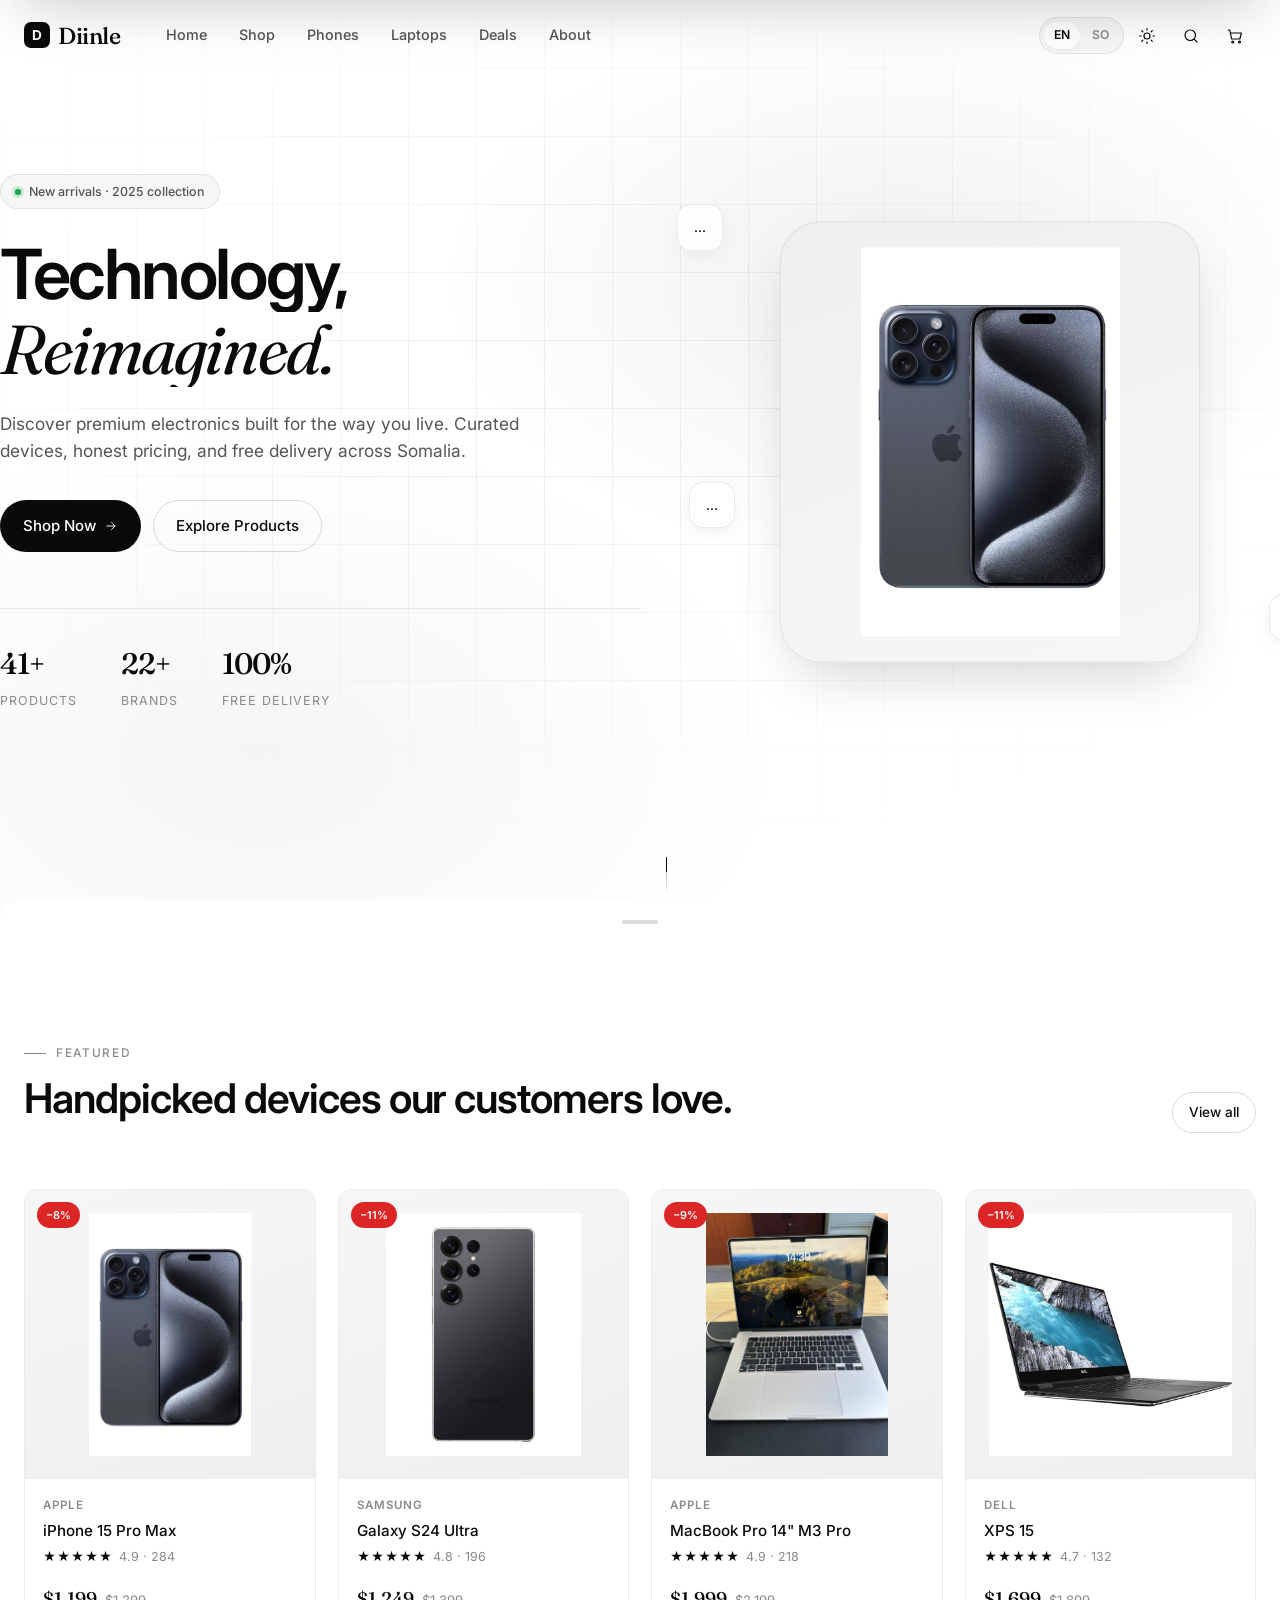
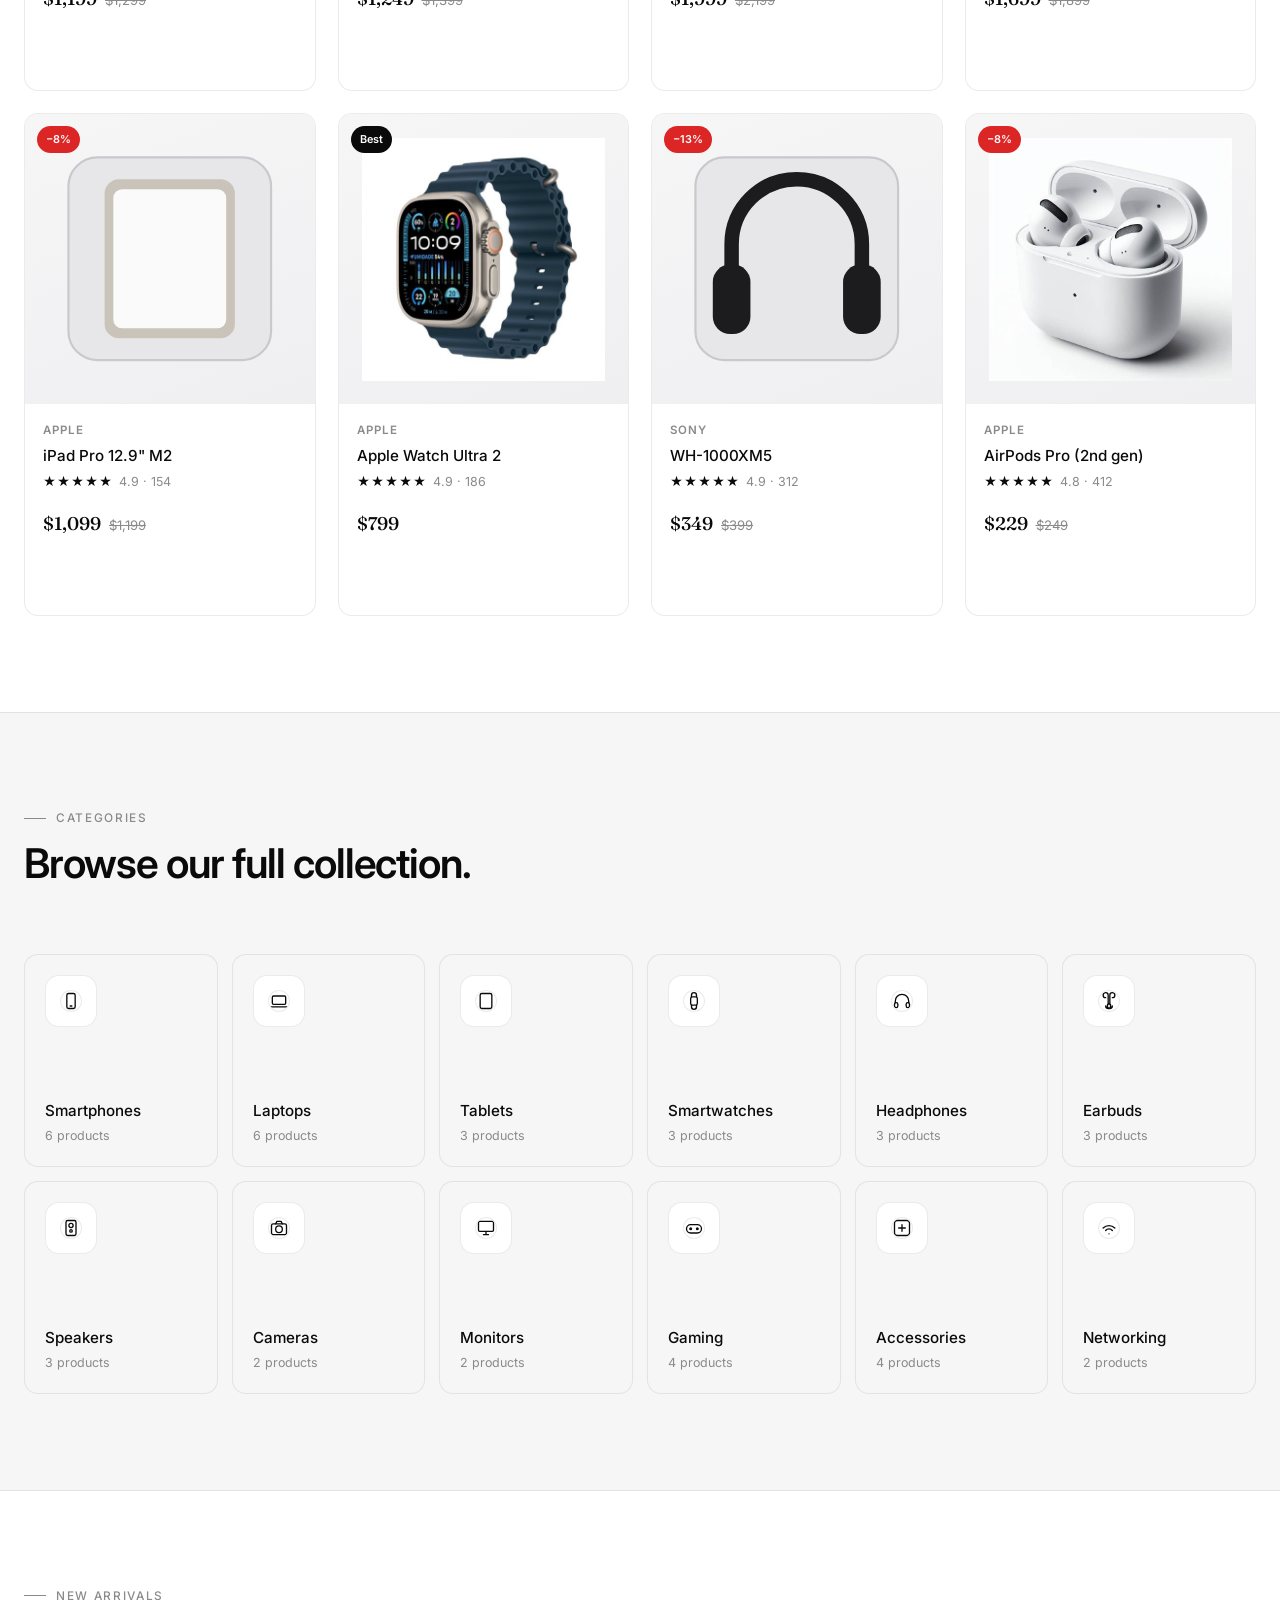
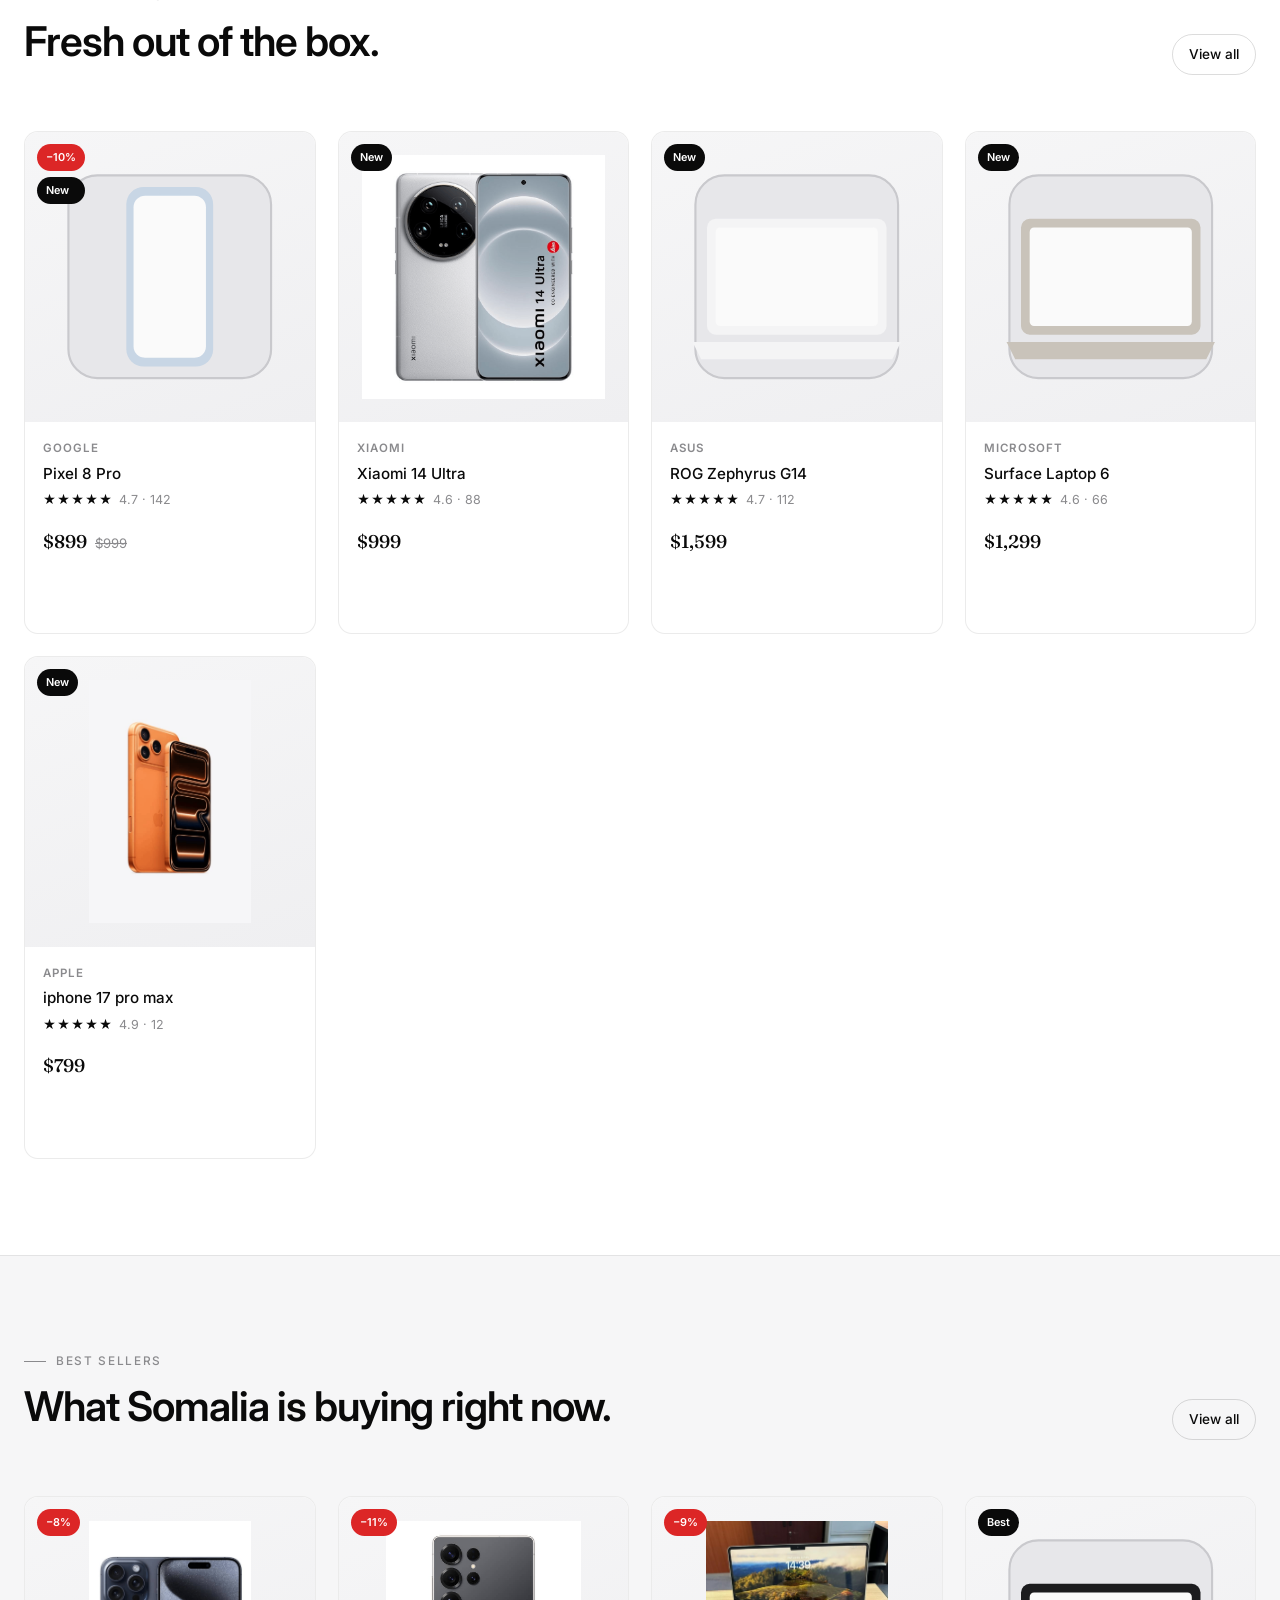
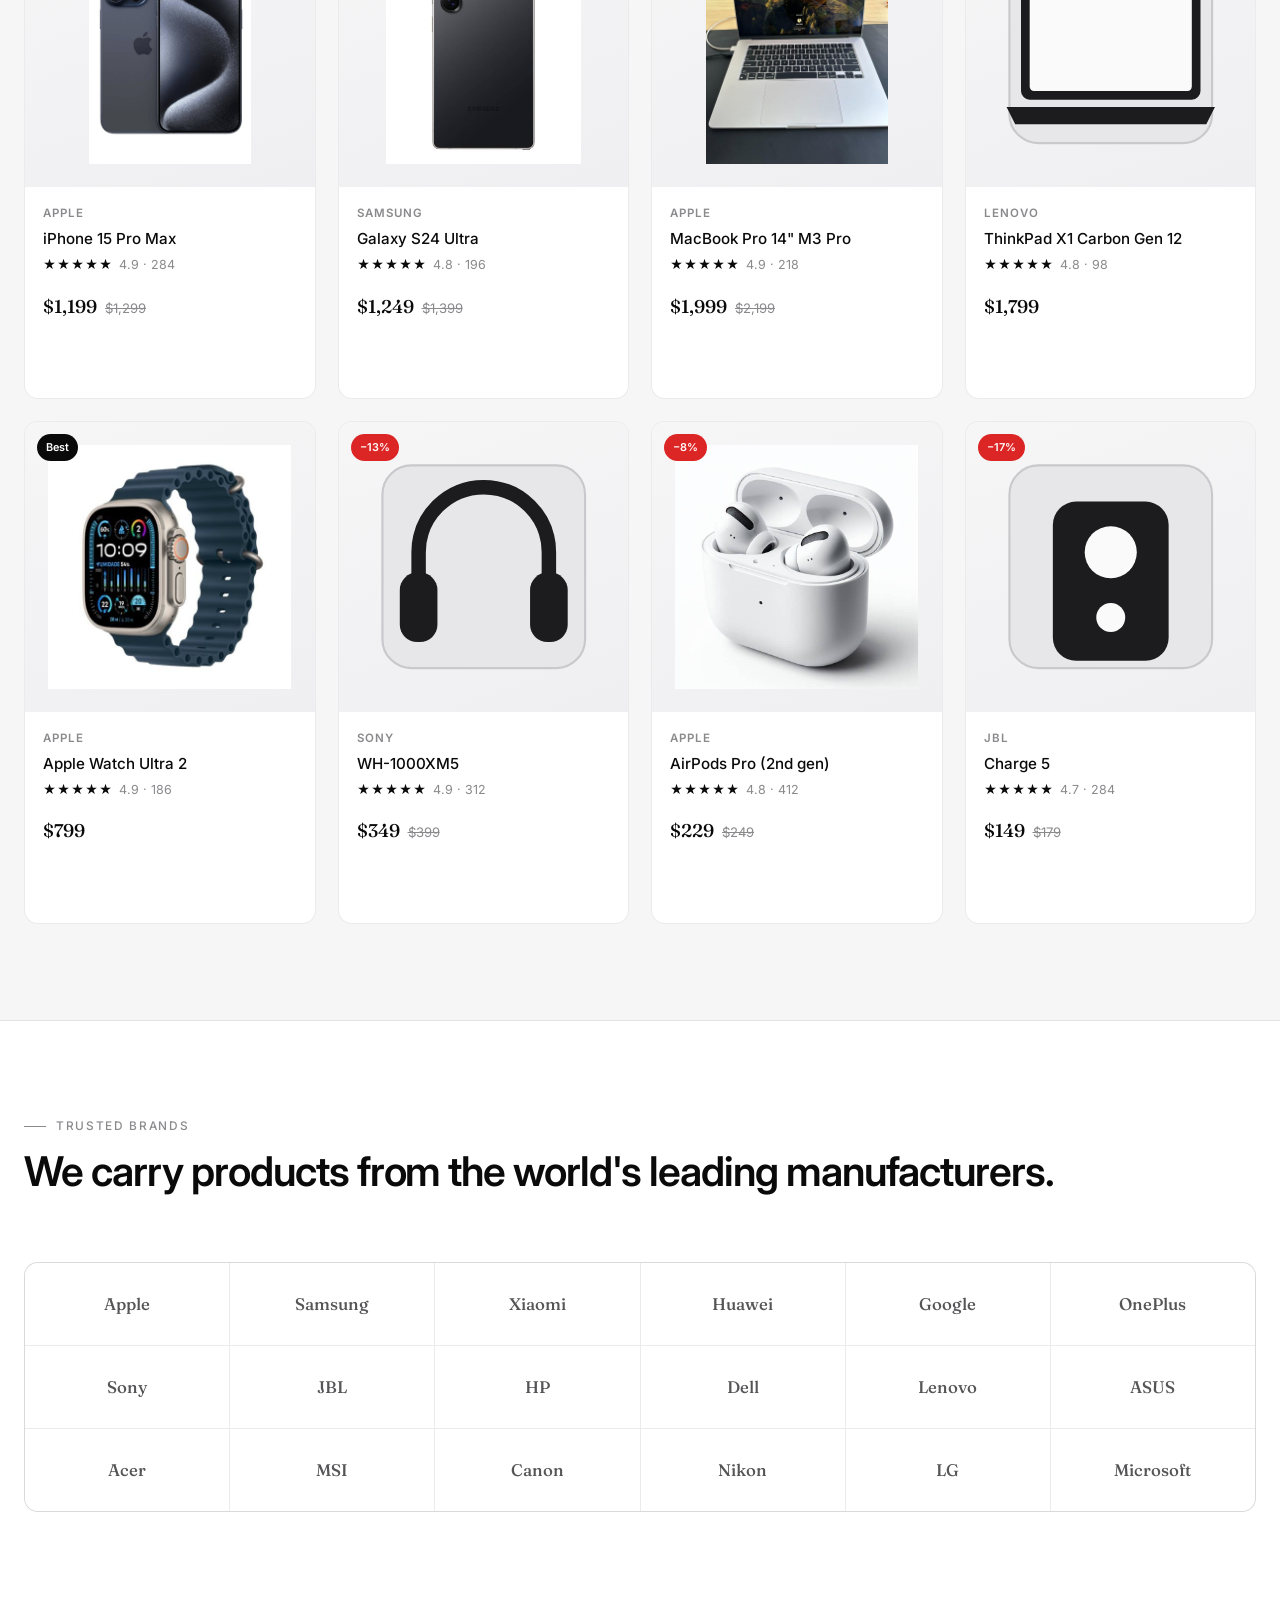
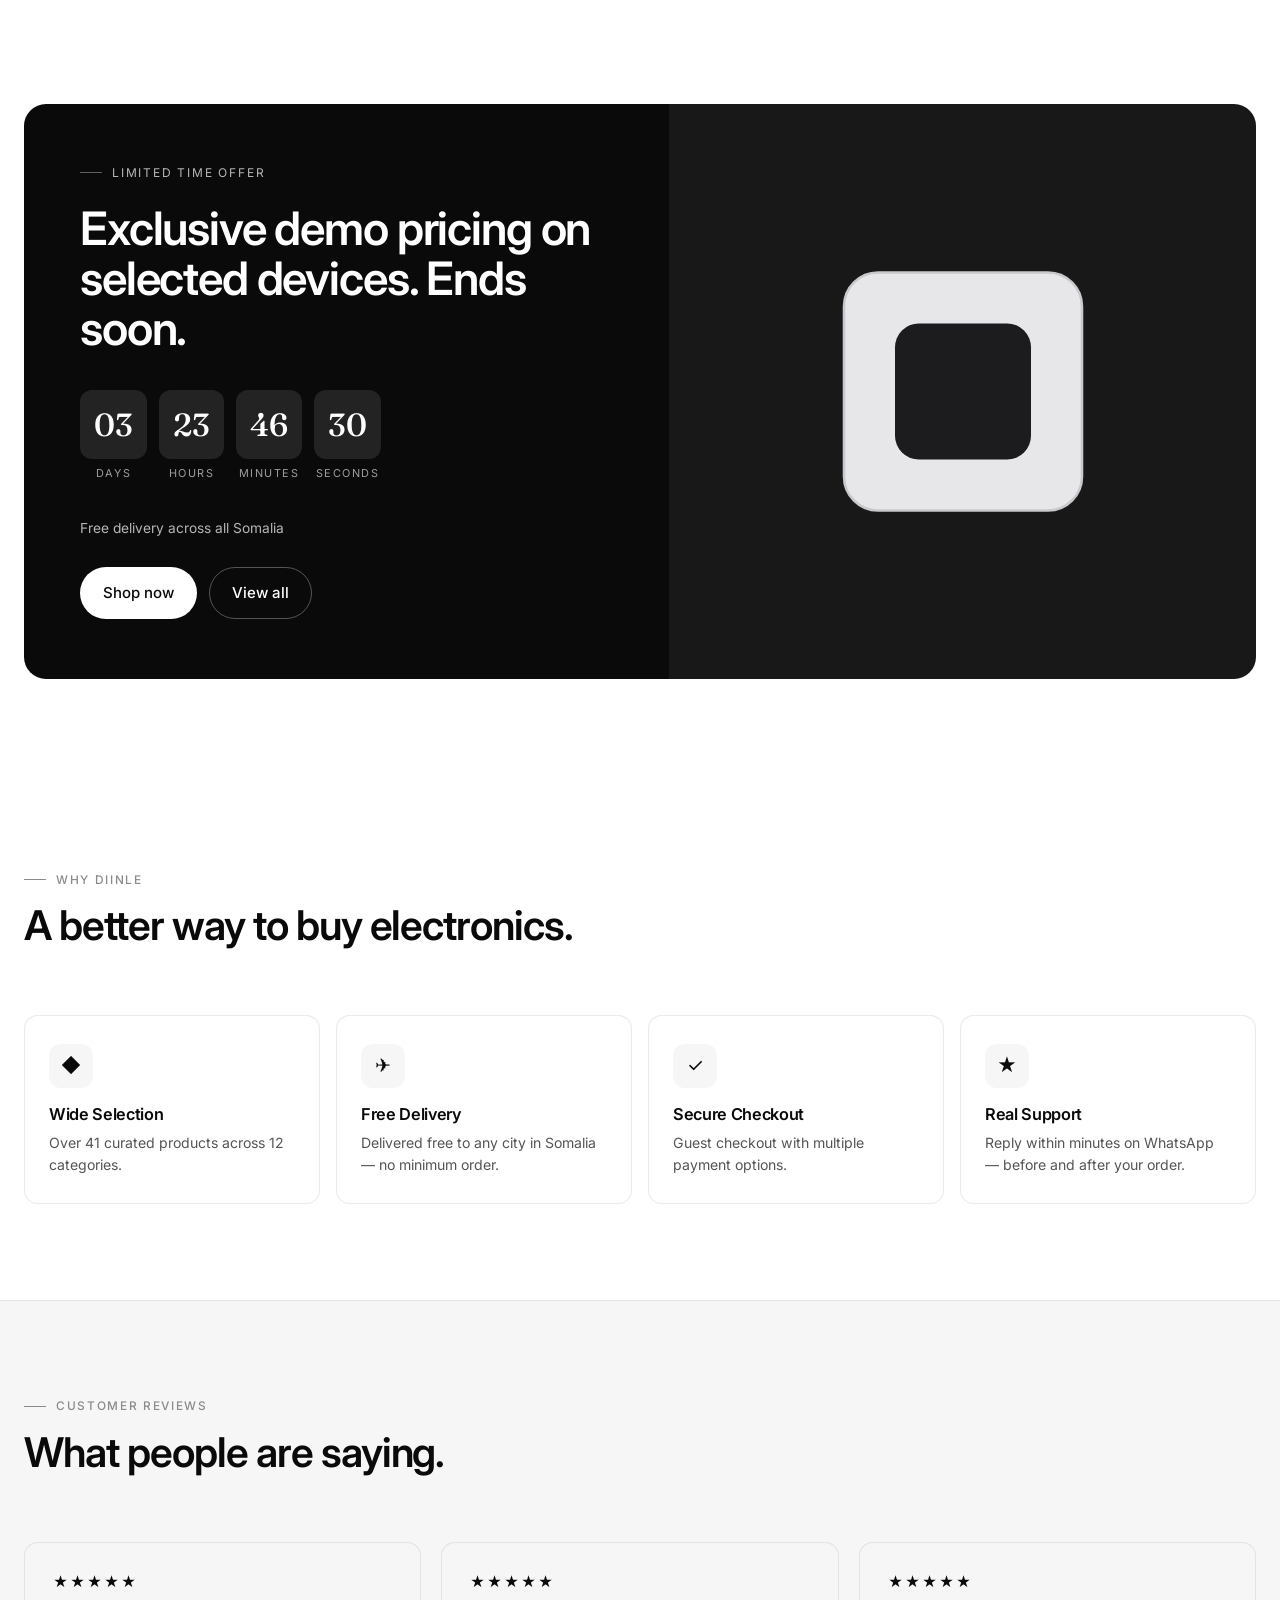
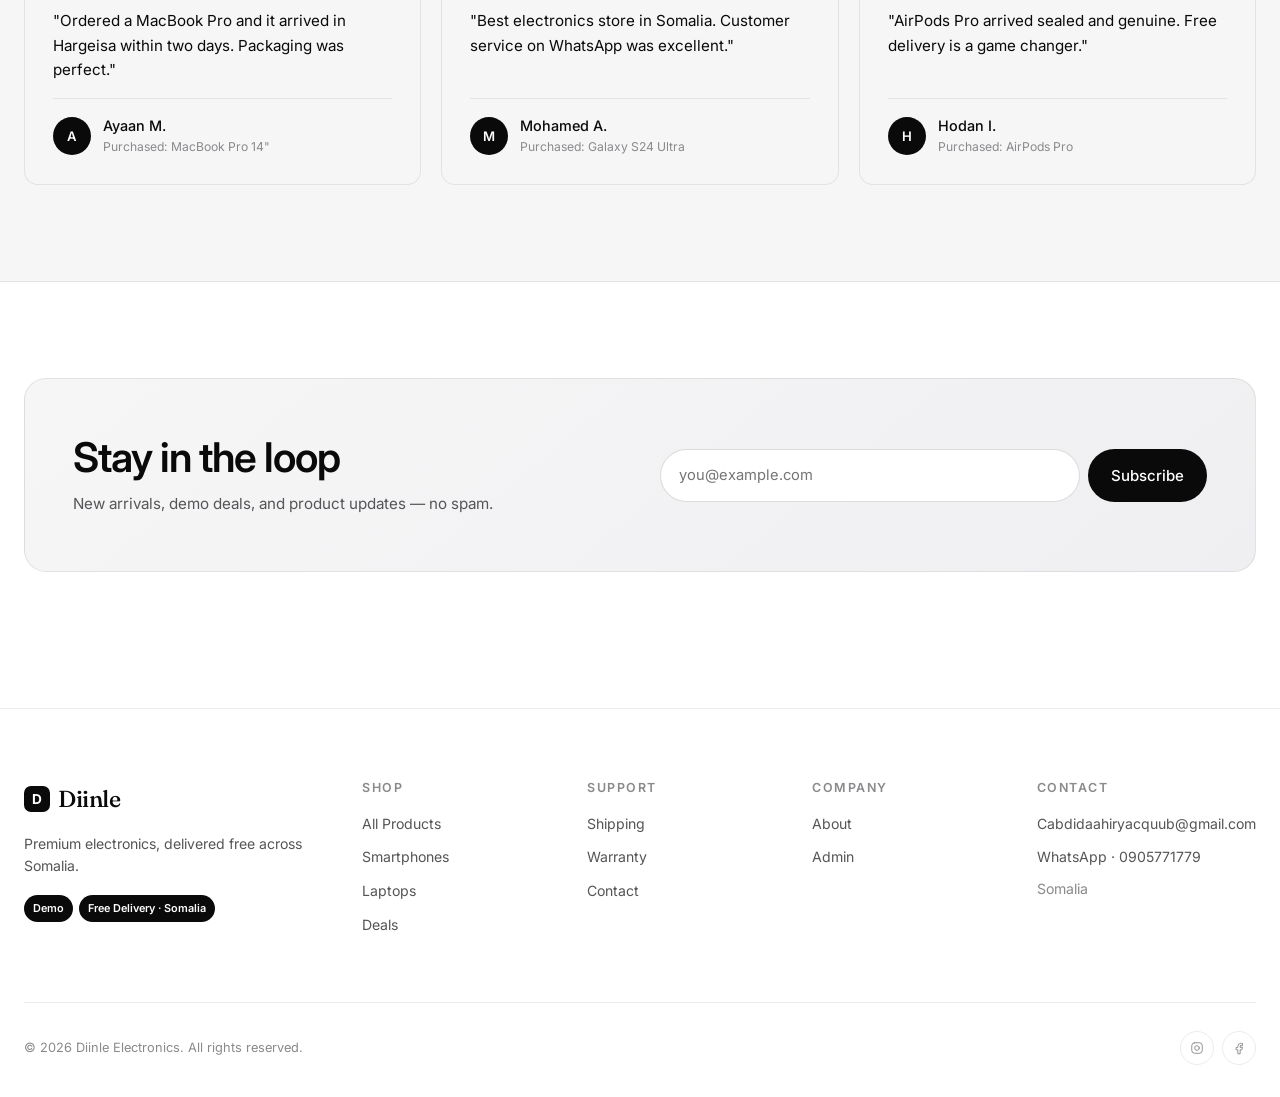
<file: index.html>
<!DOCTYPE html>
<html lang="en" data-theme="light">
<head>
<meta charset="UTF-8">
<meta name="viewport" content="width=device-width, initial-scale=1">
<title>Diinle Electronics — Premium Technology</title>
<meta name="description" content="Premium electronics with free delivery across Somalia.">
<link rel="preconnect" href="https://fonts.googleapis.com">
<link rel="preconnect" href="https://fonts.gstatic.com" crossorigin>
<link href="https://fonts.googleapis.com/css2?family=Inter:wght@300;400;500;600;700&family=Fraunces:opsz,wght@9..144,400;9..144,500&display=swap" rel="stylesheet">
<link rel="stylesheet" href="./style.css">
</head>
<body>

<!-- Loader -->
<div id="loader">
  <div class="logo-mark" style="background:var(--accent);color:var(--accent-fg);display:flex;align-items:center;justify-content:center;font-weight:700">D</div>
  <div class="bar"><span></span></div>
</div>

<!-- Nav -->
<header class="nav" id="nav">
  <div class="container nav-inner">
    <a class="logo" href="#/"><span class="logo-mark">D</span>Diinle</a>
    <nav class="nav-links">
      <a href="#/" data-nav="home">Home</a>
      <a href="#/shop" data-nav="shop">Shop</a>
      <a href="#/shop?cat=Smartphones">Phones</a>
      <a href="#/shop?cat=Laptops">Laptops</a>
      <a href="#/shop?deals=1">Deals</a>
      <a href="#/about">About</a>
    </nav>
    <div class="nav-actions">
      <div class="lang-switch">
        <button data-lang="en" class="active">EN</button>
        <button data-lang="so">SO</button>
      </div>
      <button class="btn-icon theme-toggle" id="themeToggle" aria-label="Theme">
        <svg class="icon icon-sun" viewBox="0 0 24 24"><circle cx="12" cy="12" r="4"/><path d="M12 2v2M12 20v2M4.93 4.93l1.41 1.41M17.66 17.66l1.41 1.41M2 12h2M20 12h2M4.93 19.07l1.41-1.41M17.66 6.34l1.41-1.41"/></svg>
        <svg class="icon icon-moon" viewBox="0 0 24 24"><path d="M21 12.79A9 9 0 1 1 11.21 3 7 7 0 0 0 21 12.79z"/></svg>
      </button>
      <button class="btn-icon" id="searchBtn" aria-label="Search"><svg class="icon" viewBox="0 0 24 24"><circle cx="11" cy="11" r="7"/><path d="M20 20l-3.5-3.5"/></svg></button>
      <button class="btn-icon" id="cartBtn" aria-label="Cart">
        <svg class="icon" viewBox="0 0 24 24"><path d="M3 4h2l2.5 12h11l2-8H6"/><circle cx="9" cy="20" r="1.3"/><circle cx="18" cy="20" r="1.3"/></svg>
        <span class="cart-badge" id="cartBadge">0</span>
      </button>
      <button class="btn-icon hamburger" id="hamBtn" aria-label="Menu"><span></span><span></span><span></span></button>
    </div>
  </div>
</header>

<!-- Mobile menu -->
<div class="mobile-menu" id="mobileMenu">
  <nav>
    <a href="#/">Home</a>
    <a href="#/shop">Shop All</a>
    <a href="#/shop?cat=Smartphones">Smartphones</a>
    <a href="#/shop?cat=Laptops">Laptops</a>
    <a href="#/shop?deals=1">Deals</a>
    <a href="#/about">About</a>
  </nav>
</div>

<!-- Search -->
<div class="search-modal" id="searchModal">
  <div class="container">
    <div class="search-input-wrap">
      <svg class="icon" viewBox="0 0 24 24" style="width:24px;height:24px;color:var(--fg-3)"><circle cx="11" cy="11" r="7"/><path d="M20 20l-3.5-3.5"/></svg>
      <input type="text" id="searchInput" placeholder="Search products, brands, categories…" autocomplete="off">
      <button class="btn-icon" id="searchClose"><svg class="icon" viewBox="0 0 24 24"><path d="M18 6L6 18M6 6l12 12"/></svg></button>
    </div>
    <div class="search-results" id="searchResults"></div>
  </div>
</div>
<div class="overlay" id="overlay"></div>

<!-- Cart -->
<aside class="drawer" id="cartDrawer">
  <div class="drawer-head">
    <h3 id="cartTitle">Cart</h3>
    <button class="btn-icon" id="cartClose"><svg class="icon" viewBox="0 0 24 24"><path d="M18 6L6 18M6 6l12 12"/></svg></button>
  </div>
  <div class="drawer-body" id="cartBody"></div>
  <div class="drawer-foot" id="cartFoot"></div>
</aside>

<!-- Mobile filter drawer -->
<div class="filter-drawer" id="filterDrawer">
  <div class="handle"></div>
  <div id="filterDrawerContent"></div>
</div>

<main id="app"></main>
<div id="footerMount"></div>
<div class="toasts" id="toasts"></div>

<script src="data.js"></script>
<script src="app.js"></script>
</body>
</html>
</file>
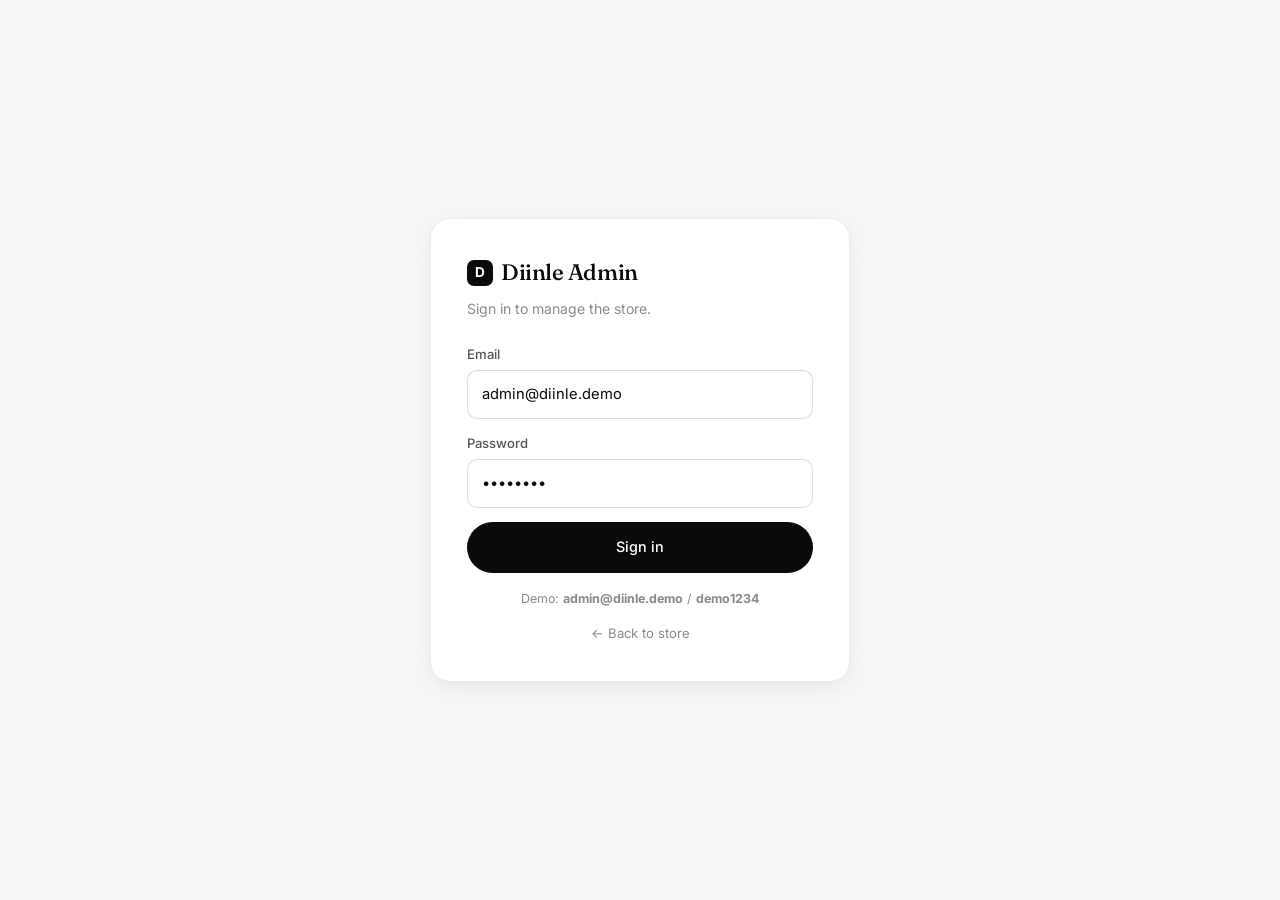
<file: admin.html>
<!DOCTYPE html>
<html lang="en" data-theme="light">
<head>
<meta charset="UTF-8">
<meta name="viewport" content="width=device-width, initial-scale=1">
<title>Diinle Admin — Dashboard</title>
<link rel="preconnect" href="https://fonts.googleapis.com">
<link rel="preconnect" href="https://fonts.gstatic.com" crossorigin>
<link href="https://fonts.googleapis.com/css2?family=Inter:wght@400;500;600;700&family=Fraunces:opsz,wght@9..144,400;9..144,500&display=swap" rel="stylesheet">
<style>
*,*::before,*::after{box-sizing:border-box;margin:0;padding:0}
:root{
  --bg:#fff;--bg-2:#f6f6f7;--bg-3:#efeff1;
  --fg:#0a0a0a;--fg-2:#555557;--fg-3:#8a8a8d;
  --border:rgba(10,10,10,.08);--border-2:rgba(10,10,10,.14);
  --accent:#0a0a0a;--accent-fg:#fff;
  --success:#16a34a;--danger:#dc2626;--warn:#d97706;--info:#3b82f6;
  --shadow-sm:0 1px 2px rgba(10,10,10,.05);
  --shadow-md:0 6px 24px -8px rgba(10,10,10,.12);
  --shadow-lg:0 24px 60px -20px rgba(10,10,10,.22);
  --radius:14px;
  --ease:cubic-bezier(.22,1,.36,1);
}
[data-theme="dark"]{
  --bg:#08080a;--bg-2:#101013;--bg-3:#18181c;
  --fg:#f4f4f5;--fg-2:#a1a1a6;--fg-3:#6e6e73;
  --border:rgba(255,255,255,.08);--border-2:rgba(255,255,255,.14);
  --accent:#f4f4f5;--accent-fg:#08080a;
  --shadow-md:0 6px 24px -8px rgba(0,0,0,.6);
  --shadow-lg:0 24px 60px -20px rgba(0,0,0,.8);
}
body{font-family:'Inter',-apple-system,sans-serif;background:var(--bg-2);color:var(--fg);line-height:1.55;-webkit-font-smoothing:antialiased;transition:background-color .4s var(--ease),color .4s var(--ease)}
button,input,select,textarea{font:inherit;color:inherit}
button{background:none;border:none;cursor:pointer}
a{color:inherit;text-decoration:none}
h1,h2,h3,h4{font-weight:600;letter-spacing:-.02em;line-height:1.15}
h1{font-size:1.6rem}
.serif{font-family:'Fraunces',Georgia,serif;font-weight:400}
.icon{width:18px;height:18px;stroke:currentColor;fill:none;stroke-width:1.7;stroke-linecap:round;stroke-linejoin:round}
.icon-sm{width:14px;height:14px}
.muted{color:var(--fg-3)}

/* Buttons */
.btn{display:inline-flex;align-items:center;justify-content:center;gap:8px;padding:11px 18px;border-radius:999px;font-weight:500;font-size:.9rem;border:1px solid transparent;cursor:pointer;transition:all .25s var(--ease);white-space:nowrap}
.btn-primary{background:var(--accent);color:var(--accent-fg)}
.btn-primary:hover{transform:translateY(-1px)}
.btn-ghost{background:transparent;color:var(--fg);border-color:var(--border-2)}
.btn-ghost:hover{background:var(--bg-2)}
.btn-sm{padding:7px 13px;font-size:.82rem}
.btn-icon{width:38px;height:38px;padding:0;border-radius:50%;display:inline-flex;align-items:center;justify-content:center;transition:background-color .2s}
.btn-icon:hover{background:var(--bg-2)}
.btn-danger{color:var(--danger);border-color:var(--danger)}
.btn-danger:hover{background:color-mix(in srgb,var(--danger) 10%,transparent)}
.btn-icon-sm{width:30px;height:30px;border-radius:8px;border:1px solid var(--border);display:inline-flex;align-items:center;justify-content:center;transition:all .2s;background:var(--bg)}
.btn-icon-sm:hover{background:var(--bg-2);border-color:var(--border-2)}

/* Login */
.login-wrap{min-height:100vh;display:flex;align-items:center;justify-content:center;padding:24px;background:var(--bg-2)}
.login-card{width:100%;max-width:420px;padding:36px;background:var(--bg);border:1px solid var(--border);border-radius:20px;box-shadow:var(--shadow-md)}
.logo{font-family:'Fraunces',serif;font-weight:500;font-size:1.4rem;letter-spacing:-.02em;display:flex;align-items:center;gap:8px;margin-bottom:8px}
.logo-mark{width:26px;height:26px;border-radius:7px;background:var(--accent);color:var(--accent-fg);display:inline-flex;align-items:center;justify-content:center;font-family:'Inter',sans-serif;font-weight:700;font-size:.85rem;letter-spacing:-.05em}

/* Fields */
.field{display:flex;flex-direction:column;gap:6px;margin-bottom:14px}
.field label{font-size:.82rem;font-weight:500;color:var(--fg-2)}
.field input,.field select,.field textarea{padding:12px 14px;border:1px solid var(--border-2);border-radius:10px;background:var(--bg);font-size:.92rem;outline:none;transition:border-color .2s;font-family:inherit}
.field input:focus,.field select:focus,.field textarea:focus{border-color:var(--fg)}
.field textarea{resize:vertical;min-height:80px}
.field input:read-only,.field input[readonly]{background:var(--bg-2);color:var(--fg-2);cursor:not-allowed}
.field-row{display:grid;grid-template-columns:1fr 1fr;gap:14px}
.field.full{grid-column:span 2}
.err{font-size:.76rem;color:var(--danger);display:none}
.field.invalid input{border-color:var(--danger)}
.field.invalid .err{display:block}
@media(max-width:520px){.field-row{grid-template-columns:1fr}.field.full{grid-column:span 1}}

/* Layout */
.admin{display:grid;grid-template-columns:240px 1fr;min-height:100vh}
@media(max-width:900px){.admin{grid-template-columns:1fr}}
.side{background:var(--bg);border-right:1px solid var(--border);padding:24px 16px;position:sticky;top:0;height:100vh;overflow-y:auto}
@media(max-width:900px){.side{position:fixed;top:0;left:0;bottom:0;width:260px;z-index:200;transform:translateX(-100%);transition:transform .4s var(--ease)}.side.open{transform:translateX(0)}}
.side .logo{margin-bottom:24px;padding:0 10px}
.nav-list{display:flex;flex-direction:column;gap:2px}
.nav-list a{display:flex;align-items:center;gap:12px;padding:10px 14px;border-radius:10px;font-size:.9rem;color:var(--fg-2);transition:all .2s;cursor:pointer}
.nav-list a:hover{background:var(--bg-2);color:var(--fg)}
.nav-list a.active{background:var(--accent);color:var(--accent-fg)}
.nav-list a .badge{margin-left:auto;font-size:.7rem;font-weight:600;padding:2px 7px;border-radius:999px;background:var(--bg-3);color:var(--fg-2)}
.nav-list a.active .badge{background:color-mix(in srgb,var(--accent-fg) 20%,transparent);color:var(--accent-fg)}

.main{padding:28px 32px;overflow-x:hidden}
@media(max-width:640px){.main{padding:20px 16px}}
.top{display:flex;justify-content:space-between;align-items:center;gap:12px;margin-bottom:24px;flex-wrap:wrap}
.top h1{font-family:'Fraunces',serif;font-weight:500}
.top .sub{font-size:.85rem;color:var(--fg-3);margin-top:2px}
.menu-btn{display:none;width:40px;height:40px;border-radius:10px;background:var(--bg);border:1px solid var(--border);align-items:center;justify-content:center}
@media(max-width:900px){.menu-btn{display:inline-flex}}
.backdrop{position:fixed;inset:0;background:rgba(0,0,0,.4);z-index:150;opacity:0;pointer-events:none;transition:opacity .3s}
.backdrop.open{opacity:1;pointer-events:auto}

/* Stats */
.stats{display:grid;grid-template-columns:repeat(4,1fr);gap:16px;margin-bottom:24px}
@media(max-width:900px){.stats{grid-template-columns:repeat(2,1fr)}}
@media(max-width:480px){.stats{grid-template-columns:1fr}}
.stat{background:var(--bg);border:1px solid var(--border);padding:20px;border-radius:var(--radius)}
.stat .lbl{font-size:.74rem;color:var(--fg-3);text-transform:uppercase;letter-spacing:.08em;margin-bottom:8px;font-weight:600}
.stat .v{font-family:'Fraunces',serif;font-size:1.7rem;font-weight:500;letter-spacing:-.03em}
.stat .delta{font-size:.76rem;margin-top:6px;color:var(--fg-3)}
.stat .delta.up{color:var(--success)}
.stat .delta.warn{color:var(--warn)}

/* Card */
.card{background:var(--bg);border:1px solid var(--border);border-radius:var(--radius);padding:24px;margin-bottom:20px}
.card-head{display:flex;justify-content:space-between;align-items:center;margin-bottom:18px;gap:12px;flex-wrap:wrap}
.card-head h3{font-size:1.05rem}

/* Chart */
.chart{display:flex;align-items:flex-end;gap:8px;height:170px;margin-top:8px}
.chart .bar{flex:1;background:linear-gradient(var(--accent),color-mix(in srgb,var(--accent) 40%,transparent));border-radius:4px 4px 0 0;position:relative;transition:all .6s var(--ease);min-height:8px}
.chart-labels{display:flex;gap:8px;margin-top:8px;font-size:.7rem;color:var(--fg-3)}
.chart-labels span{flex:1;text-align:center}

/* Table */
table{width:100%;border-collapse:collapse;font-size:.88rem}
thead{background:var(--bg-2)}
th{text-align:left;padding:13px 18px;font-weight:600;font-size:.74rem;text-transform:uppercase;letter-spacing:.06em;color:var(--fg-3)}
td{padding:13px 18px;border-top:1px solid var(--border);vertical-align:middle}
tbody tr{transition:background-color .15s}
tbody tr:hover{background:var(--bg-2)}
.table-scroll{overflow-x:auto}
.table-scroll table{min-width:640px}

/* Status pill */
.status{display:inline-flex;align-items:center;gap:6px;padding:4px 10px;border-radius:999px;font-size:.72rem;font-weight:500;white-space:nowrap}
.status.pending{background:color-mix(in srgb,var(--warn) 14%,transparent);color:var(--warn)}
.status.processing{background:color-mix(in srgb,var(--info) 14%,transparent);color:var(--info)}
.status.paid,.status.delivered{background:color-mix(in srgb,var(--success) 14%,transparent);color:var(--success)}
.status.shipped{background:color-mix(in srgb,#8b5cf6 14%,transparent);color:#8b5cf6}
.status.cancelled{background:color-mix(in srgb,var(--danger) 14%,transparent);color:var(--danger)}
.status .dot{width:6px;height:6px;border-radius:50%;background:currentColor}

/* Product cell */
.prod-cell{display:flex;align-items:center;gap:12px}
.prod-thumb{width:44px;height:44px;border-radius:10px;background:var(--bg-2);display:flex;align-items:center;justify-content:center;flex-shrink:0;overflow:hidden}
.prod-thumb svg{width:60%;height:60%}
.row-actions{display:flex;gap:6px;justify-content:flex-end}

/* Empty */
.empty{text-align:center;padding:60px 20px;color:var(--fg-3)}
.empty h3{color:var(--fg);margin-bottom:8px}

/* Toasts */
.toasts{position:fixed;bottom:24px;left:50%;transform:translateX(-50%);z-index:300;display:flex;flex-direction:column;gap:8px;align-items:center}
.toast{padding:12px 18px;border-radius:999px;background:var(--accent);color:var(--accent-fg);font-size:.85rem;font-weight:500;display:flex;align-items:center;gap:10px;box-shadow:var(--shadow-lg);animation:toastIn .4s var(--ease),toastOut .4s var(--ease) 2.6s forwards}
@keyframes toastIn{from{opacity:0;transform:translateY(24px)}to{opacity:1;transform:none}}
@keyframes toastOut{to{opacity:0;transform:translateY(24px)}}

/* Filter bar */
.filter-bar{display:flex;gap:10px;flex-wrap:wrap;margin-bottom:16px;align-items:center}
.filter-bar input,.filter-bar select{padding:9px 14px;border:1px solid var(--border-2);border-radius:10px;background:var(--bg);font-size:.86rem;outline:none;min-width:0}
.filter-bar input:focus,.filter-bar select:focus{border-color:var(--fg)}
.filter-bar input{flex:1;min-width:180px}

/* Order tabs */
.order-tabs{display:flex;gap:6px;flex-wrap:wrap;margin-bottom:18px;padding-bottom:14px;border-bottom:1px solid var(--border)}
.order-tab{padding:8px 14px;border-radius:999px;font-size:.82rem;font-weight:500;color:var(--fg-2);background:var(--bg-2);border:1px solid transparent;transition:all .2s;cursor:pointer;display:inline-flex;align-items:center;gap:8px;white-space:nowrap}
.order-tab:hover{background:var(--bg-3);color:var(--fg)}
.order-tab.active{background:var(--accent);color:var(--accent-fg);border-color:var(--accent)}
.order-tab .cnt{font-size:.72rem;font-weight:600;padding:1px 7px;border-radius:999px;background:color-mix(in srgb,var(--fg) 8%,transparent);color:var(--fg-2)}
.order-tab.active .cnt{background:color-mix(in srgb,var(--accent-fg) 20%,transparent);color:var(--accent-fg)}
.order-tab.tab-pending.active{background:var(--warn);border-color:var(--warn);color:#fff}
.order-tab.tab-processing.active{background:var(--info);border-color:var(--info);color:#fff}
.order-tab.tab-paid.active,.order-tab.tab-delivered.active{background:var(--success);border-color:var(--success);color:#fff}
.order-tab.tab-shipped.active{background:#8b5cf6;border-color:#8b5cf6;color:#fff}
.order-tab.tab-cancelled.active{background:var(--danger);border-color:var(--danger);color:#fff}

/* Modal */
.modal-bg{position:fixed;inset:0;background:rgba(0,0,0,.5);backdrop-filter:blur(6px);-webkit-backdrop-filter:blur(6px);z-index:400;opacity:0;pointer-events:none;transition:opacity .3s var(--ease)}
.modal-bg.open{opacity:1;pointer-events:auto}
.modal{position:fixed;top:50%;left:50%;transform:translate(-50%,-50%) scale(.95);z-index:401;background:var(--bg);border:1px solid var(--border);border-radius:18px;width:min(640px,94vw);max-height:90vh;overflow-y:auto;opacity:0;pointer-events:none;transition:all .35s var(--ease);box-shadow:var(--shadow-lg)}
.modal.open{opacity:1;pointer-events:auto;transform:translate(-50%,-50%) scale(1)}
.modal-head{padding:20px 24px;border-bottom:1px solid var(--border);display:flex;justify-content:space-between;align-items:center;position:sticky;top:0;background:var(--bg);z-index:1}
.modal-head h3{font-size:1.1rem}
.modal-body{padding:24px}
.modal-foot{padding:16px 24px;border-top:1px solid var(--border);display:flex;gap:10px;justify-content:flex-end;position:sticky;bottom:0;background:var(--bg)}
.check-row{display:flex;gap:18px;flex-wrap:wrap;padding-top:6px}
.check-row label{display:flex;align-items:center;gap:8px;font-size:.88rem;cursor:pointer;color:var(--fg-2)}
.check-row input{width:16px;height:16px;accent-color:var(--accent)}

/* Order detail drawer */
.drawer{position:fixed;top:0;right:0;bottom:0;width:min(480px,100%);background:var(--bg);border-left:1px solid var(--border);z-index:210;transform:translateX(100%);transition:transform .5s var(--ease);display:flex;flex-direction:column}
.drawer.open{transform:translateX(0)}
.drawer-head{padding:20px 24px;display:flex;justify-content:space-between;align-items:center;border-bottom:1px solid var(--border)}
.drawer-body{flex:1;overflow-y:auto;padding:20px 24px}
.detail-row{display:flex;justify-content:space-between;padding:9px 0;border-bottom:1px solid var(--border);font-size:.88rem;gap:16px}
.detail-row:last-child{border:none}
.detail-row .k{color:var(--fg-3)}
.detail-row .v{font-weight:500;text-align:right}
.backdrop-modal{position:fixed;inset:0;background:rgba(0,0,0,.4);z-index:205;opacity:0;pointer-events:none;transition:opacity .3s}
.backdrop-modal.open{opacity:1;pointer-events:auto}

/* Settings section */
.settings-section{padding:20px 0;border-bottom:1px solid var(--border)}
.settings-section:last-child{border-bottom:none}
.settings-section h4{font-size:.85rem;text-transform:uppercase;letter-spacing:.08em;color:var(--fg-3);font-weight:600;margin-bottom:14px}
.settings-actions{display:flex;gap:10px;flex-wrap:wrap;padding-top:20px;border-top:1px solid var(--border);margin-top:8px;justify-content:flex-end}
</style>
</head>
<body>
<div id="app"></div>
<div class="toasts" id="toasts"></div>
<script src="admin.js"></script>
</body>
</html>
</file>
<file: style.css>
*,*::before,*::after{box-sizing:border-box;margin:0;padding:0}
html{scroll-behavior:smooth;-webkit-text-size-adjust:100%}
@media(prefers-reduced-motion:reduce){html{scroll-behavior:auto}}
:root{
  --bg:#fff;--bg-2:#f6f6f7;--bg-3:#efeff1;
  --fg:#0a0a0a;--fg-2:#555557;--fg-3:#8a8a8d;
  --border:rgba(10,10,10,.08);--border-2:rgba(10,10,10,.14);
  --accent:#0a0a0a;--accent-fg:#fff;
  --success:#16a34a;--danger:#dc2626;--warn:#d97706;
  --shadow-sm:0 1px 2px rgba(10,10,10,.05);
  --shadow-md:0 6px 24px -8px rgba(10,10,10,.12);
  --shadow-lg:0 24px 60px -20px rgba(10,10,10,.22);
  --radius:14px;--radius-lg:22px;--nav-h:72px;--container:1320px;
  --ease:cubic-bezier(.22,1,.36,1);--ease-2:cubic-bezier(.65,0,.35,1);
}
[data-theme="dark"]{
  --bg:#08080a;--bg-2:#101013;--bg-3:#18181c;
  --fg:#f4f4f5;--fg-2:#a1a1a6;--fg-3:#6e6e73;
  --border:rgba(255,255,255,.08);--border-2:rgba(255,255,255,.14);
  --accent:#f4f4f5;--accent-fg:#08080a;
  --shadow-md:0 6px 24px -8px rgba(0,0,0,.6);
  --shadow-lg:0 24px 60px -20px rgba(0,0,0,.8);
}
body{font-family:'Inter',-apple-system,sans-serif;background:var(--bg);color:var(--fg);line-height:1.55;-webkit-font-smoothing:antialiased;overflow-x:hidden;transition:background-color .4s var(--ease),color .4s var(--ease)}
img,svg{display:block;max-width:100%}
button,input,select,textarea{font:inherit;color:inherit}
button{background:none;border:none;cursor:pointer}
a{color:inherit;text-decoration:none}
ul{list-style:none}
h1,h2,h3,h4{font-weight:600;letter-spacing:-.02em;line-height:1.08}
h1{font-size:clamp(2.4rem,5.4vw,5rem);letter-spacing:-.035em}
h2{font-size:clamp(1.8rem,3.2vw,2.8rem);letter-spacing:-.025em}
p{color:var(--fg-2)}
.serif{font-family:'Fraunces',Georgia,serif;font-weight:400}
.container{width:100%;max-width:var(--container);margin:0 auto;padding:0 24px}
@media(max-width:640px){.container{padding:0 18px}}

.btn{display:inline-flex;align-items:center;justify-content:center;gap:8px;padding:13px 22px;border-radius:999px;font-weight:500;font-size:.94rem;border:1px solid transparent;cursor:pointer;transition:all .3s var(--ease);white-space:nowrap;user-select:none}
.btn:active{transform:scale(.97)}
.btn-primary{background:var(--accent);color:var(--accent-fg)}
.btn-primary:hover{transform:translateY(-2px);box-shadow:0 10px 30px -10px rgba(0,0,0,.4)}
.btn-ghost{background:transparent;color:var(--fg);border-color:var(--border-2)}
.btn-ghost:hover{background:var(--bg-2);border-color:var(--fg-3)}
.btn-sm{padding:9px 16px;font-size:.85rem}
.btn-icon{width:42px;height:42px;padding:0;border-radius:50%;display:inline-flex;align-items:center;justify-content:center;transition:all .25s var(--ease)}
.btn-icon:hover{background:var(--bg-2)}
.icon{width:18px;height:18px;stroke:currentColor;fill:none;stroke-width:1.6;stroke-linecap:round;stroke-linejoin:round}
.icon-sm{width:14px;height:14px}

.nav{position:fixed;top:0;left:0;right:0;z-index:100;height:var(--nav-h);display:flex;align-items:center;transition:all .4s var(--ease);border-bottom:1px solid transparent}
.nav.scrolled{background:color-mix(in srgb,var(--bg) 78%,transparent);backdrop-filter:saturate(180%) blur(20px);-webkit-backdrop-filter:saturate(180%) blur(20px);border-bottom-color:var(--border)}
.nav-inner{display:flex;align-items:center;gap:32px;width:100%}
.logo{font-family:'Fraunces',serif;font-weight:500;font-size:1.45rem;letter-spacing:-.02em;display:flex;align-items:center;gap:8px;white-space:nowrap}
.logo-mark{width:26px;height:26px;border-radius:7px;background:var(--accent);color:var(--accent-fg);display:inline-flex;align-items:center;justify-content:center;font-family:'Inter',sans-serif;font-weight:700;font-size:.85rem;letter-spacing:-.05em}
.nav-links{display:flex;gap:4px;align-items:center}
.nav-links a{padding:8px 14px;border-radius:999px;font-size:.9rem;font-weight:500;color:var(--fg-2);transition:all .2s}
.nav-links a:hover,.nav-links a.active{color:var(--fg);background:var(--bg-2)}
.nav-actions{display:flex;align-items:center;gap:2px;margin-left:auto}
.nav-actions .btn-icon{position:relative}
.cart-badge{position:absolute;top:2px;right:2px;min-width:18px;height:18px;background:var(--accent);color:var(--accent-fg);border-radius:999px;font-size:.65rem;font-weight:600;display:flex;align-items:center;justify-content:center;padding:0 5px;transform:scale(0);transition:transform .35s var(--ease)}
.cart-badge.show{transform:scale(1)}
.cart-badge.bump{animation:bump .4s var(--ease)}
@keyframes bump{50%{transform:scale(1.35)}}
.hamburger{display:none;width:42px;height:42px;border-radius:50%;align-items:center;justify-content:center;flex-direction:column;gap:5px}
.hamburger span{display:block;width:18px;height:1.5px;background:var(--fg);transition:all .35s var(--ease)}
.hamburger.open span:nth-child(1){transform:translateY(6.5px) rotate(45deg)}
.hamburger.open span:nth-child(2){opacity:0}
.hamburger.open span:nth-child(3){transform:translateY(-6.5px) rotate(-45deg)}
@media(max-width:960px){.nav-links{display:none}.hamburger{display:flex}}

.lang-switch{display:flex;gap:2px;padding:4px;border-radius:999px;background:var(--bg-2);border:1px solid var(--border)}
.lang-switch button{padding:4px 10px;border-radius:999px;font-size:.76rem;font-weight:600;color:var(--fg-3);transition:all .2s}
.lang-switch button.active{background:var(--bg);color:var(--fg);box-shadow:var(--shadow-sm)}

.theme-toggle .icon-sun,.theme-toggle .icon-moon{position:absolute;transition:transform .55s var(--ease),opacity .35s var(--ease)}
.theme-toggle .icon-moon{transform:rotate(-90deg) scale(.4);opacity:0}
[data-theme="dark"] .theme-toggle .icon-sun{transform:rotate(90deg) scale(.4);opacity:0}
[data-theme="dark"] .theme-toggle .icon-moon{transform:rotate(0) scale(1);opacity:1}

.mobile-menu{position:fixed;inset:0;z-index:99;background:var(--bg);padding:calc(var(--nav-h) + 24px) 24px 24px;transform:translateY(-100%);opacity:0;pointer-events:none;transition:all .55s var(--ease)}
.mobile-menu.open{transform:translateY(0);opacity:1;pointer-events:auto}
.mobile-menu nav{display:flex;flex-direction:column;gap:4px}
.mobile-menu nav a{font-family:'Fraunces',serif;font-size:clamp(2rem,7vw,3rem);font-weight:400;letter-spacing:-.03em;padding:12px 0;border-bottom:1px solid var(--border);opacity:0;transform:translateY(20px);transition:all .5s var(--ease);color:var(--fg)}
.mobile-menu.open nav a{opacity:1;transform:translateY(0)}
.mobile-menu.open nav a:nth-child(1){transition-delay:.15s}
.mobile-menu.open nav a:nth-child(2){transition-delay:.20s}
.mobile-menu.open nav a:nth-child(3){transition-delay:.25s}
.mobile-menu.open nav a:nth-child(4){transition-delay:.30s}
.mobile-menu.open nav a:nth-child(5){transition-delay:.35s}
.mobile-menu.open nav a:nth-child(6){transition-delay:.40s}

.hero{position:relative;min-height:100vh;padding-top:var(--nav-h);overflow:hidden;display:flex;align-items:center}
.hero-bg{position:absolute;inset:0;z-index:0;background:radial-gradient(ellipse 60% 50% at 70% 30%,color-mix(in srgb,var(--fg) 6%,transparent),transparent 60%),radial-gradient(ellipse 70% 60% at 20% 80%,color-mix(in srgb,var(--fg) 4%,transparent),transparent 60%)}
.hero-grid{position:absolute;inset:0;z-index:0;background-image:linear-gradient(var(--border) 1px,transparent 1px),linear-gradient(90deg,var(--border) 1px,transparent 1px);background-size:68px 68px;mask-image:radial-gradient(ellipse 90% 70% at 50% 40%,#000 20%,transparent 75%);-webkit-mask-image:radial-gradient(ellipse 90% 70% at 50% 40%,#000 20%,transparent 75%);opacity:.7}
.hero-inner{position:relative;z-index:2;width:100%;display:grid;grid-template-columns:1.05fr .95fr;gap:60px;align-items:center;padding:40px 0 80px}
.hero-eyebrow{display:inline-flex;align-items:center;gap:8px;padding:7px 14px;border-radius:999px;background:var(--bg-2);border:1px solid var(--border);font-size:.78rem;font-weight:500;color:var(--fg-2);margin-bottom:28px}
.hero-eyebrow .dot{width:6px;height:6px;border-radius:50%;background:var(--success);box-shadow:0 0 0 3px color-mix(in srgb,var(--success) 20%,transparent);animation:pulse 2s infinite}
@keyframes pulse{50%{box-shadow:0 0 0 6px color-mix(in srgb,var(--success) 5%,transparent)}}
.hero h1{margin-bottom:24px}
.hero h1 .line{display:block;overflow:hidden}
.hero h1 .line>span{display:inline-block;transform:translateY(110%);opacity:0;animation:rise 1s var(--ease) forwards}
.hero h1 .line:nth-child(1)>span{animation-delay:.15s}
.hero h1 .line:nth-child(2)>span{animation-delay:.28s}
@keyframes rise{to{transform:translateY(0);opacity:1}}
.hero-sub{font-size:1.08rem;max-width:520px;margin-bottom:36px;opacity:0;animation:fadeUp .9s var(--ease) .55s forwards}
.hero-cta{display:flex;gap:12px;flex-wrap:wrap;opacity:0;animation:fadeUp .9s var(--ease) .68s forwards}
.hero-stats{display:flex;gap:44px;margin-top:56px;padding-top:32px;border-top:1px solid var(--border);opacity:0;animation:fadeUp .9s var(--ease) .82s forwards}
.hero-stat .num{font-family:'Fraunces',serif;font-size:1.85rem;font-weight:500;letter-spacing:-.03em}
.hero-stat .lbl{font-size:.78rem;color:var(--fg-3);text-transform:uppercase;letter-spacing:.08em;margin-top:4px}
.hero-visual{position:relative;height:min(660px,78vh);opacity:0;animation:fadeUp 1.2s var(--ease) .35s forwards}
.hero-device{position:absolute;top:50%;left:50%;transform:translate(-50%,-50%);width:min(420px,90%);aspect-ratio:1/1.05;border-radius:40px;background:linear-gradient(160deg,var(--bg-3),var(--bg-2));border:1px solid var(--border);box-shadow:var(--shadow-lg);overflow:hidden;animation:float 7s ease-in-out infinite}
@keyframes float{0%,100%{transform:translate(-50%,-50%) rotate(-2deg)}50%{transform:translate(-50%,calc(-50% - 14px)) rotate(-2deg)}}
.hero-device svg{position:absolute;inset:12% 10%;width:80%;height:76%}
.hero-float{position:absolute;padding:12px 16px;border-radius:14px;background:color-mix(in srgb,var(--bg) 85%,transparent);backdrop-filter:blur(20px);-webkit-backdrop-filter:blur(20px);border:1px solid var(--border);box-shadow:var(--shadow-md);display:flex;align-items:center;gap:10px;font-size:.82rem;font-weight:500}
.hero-float-1{top:14%;left:-4%;animation:float2 6s ease-in-out infinite}
.hero-float-2{bottom:20%;right:-6%;animation:float2 8s ease-in-out infinite reverse}
.hero-float-3{top:56%;left:-2%;animation:float2 7s ease-in-out infinite .5s}
@keyframes float2{50%{transform:translateY(-12px)}}
.hero-float .ico{width:26px;height:26px;border-radius:8px;background:var(--accent);color:var(--accent-fg);display:inline-flex;align-items:center;justify-content:center}
.scroll-ind{position:absolute;bottom:28px;left:50%;transform:translateX(-50%);display:flex;flex-direction:column;align-items:center;gap:8px;color:var(--fg-3);font-size:.7rem;letter-spacing:.15em;text-transform:uppercase;opacity:0;animation:fadeUp 1s var(--ease) 1.2s forwards;z-index:2}
.scroll-ind .bar{width:1px;height:38px;background:linear-gradient(var(--fg-3),transparent);position:relative;overflow:hidden}
.scroll-ind .bar::after{content:'';position:absolute;top:0;left:0;width:100%;height:40%;background:var(--fg);animation:scrollbar 2s var(--ease-2) infinite}
@keyframes scrollbar{0%{transform:translateY(-100%)}100%{transform:translateY(250%)}}
@keyframes fadeUp{from{opacity:0;transform:translateY(24px)}to{opacity:1;transform:translateY(0)}}
@media(max-width:900px){.hero-inner{grid-template-columns:1fr;gap:44px;padding:32px 0 60px}.hero-visual{height:420px}.hero-stats{gap:28px;flex-wrap:wrap}}

section{padding:96px 0;position:relative}
@media(max-width:768px){section{padding:68px 0}}
.section-head{display:flex;justify-content:space-between;align-items:flex-end;gap:32px;margin-bottom:56px;flex-wrap:wrap}
.section-eyebrow{font-size:.74rem;font-weight:500;letter-spacing:.14em;text-transform:uppercase;color:var(--fg-3);margin-bottom:14px;display:flex;align-items:center;gap:10px}
.section-eyebrow::before{content:'';width:22px;height:1px;background:var(--fg-3)}
.section-head h2{margin-bottom:12px}
.section-head p{max-width:520px;font-size:1rem}

.reveal{opacity:0;transform:translateY(28px);transition:opacity .9s var(--ease),transform .9s var(--ease)}
.reveal.in{opacity:1;transform:none}
.reveal-d1{transition-delay:.08s}.reveal-d2{transition-delay:.16s}.reveal-d3{transition-delay:.24s}.reveal-d4{transition-delay:.32s}
@media(prefers-reduced-motion:reduce){.reveal{opacity:1;transform:none;transition:none}}

.grid-products{display:grid;grid-template-columns:repeat(4,1fr);gap:22px}
@media(max-width:1100px){.grid-products{grid-template-columns:repeat(3,1fr)}}
@media(max-width:780px){.grid-products{grid-template-columns:repeat(2,1fr);gap:14px}}
@media(max-width:420px){.grid-products{grid-template-columns:1fr}}
.pcard{position:relative;background:var(--bg);border:1px solid var(--border);border-radius:var(--radius);overflow:hidden;transition:all .5s var(--ease);display:flex;flex-direction:column}
.pcard:hover{transform:translateY(-6px);border-color:var(--border-2);box-shadow:var(--shadow-md)}
.pcard-media{position:relative;aspect-ratio:1/1;overflow:hidden;background:linear-gradient(160deg,var(--bg-2),var(--bg-3));display:flex;align-items:center;justify-content:center}
.pcard-media svg{width:62%;height:62%;transition:transform .8s var(--ease)}
.pcard:hover .pcard-media svg{transform:scale(1.06) rotate(-1deg)}
.pcard-badges{position:absolute;top:12px;left:12px;display:flex;flex-direction:column;gap:6px;z-index:2}
.pbadge{font-size:.68rem;font-weight:600;padding:5px 9px;border-radius:999px;background:var(--accent);color:var(--accent-fg)}
.pbadge.sale{background:var(--danger);color:#fff}
.pbadge.new{background:var(--fg);color:var(--bg)}
.pcard-wish{position:absolute;top:10px;right:10px;z-index:2;width:34px;height:34px;border-radius:50%;background:color-mix(in srgb,var(--bg) 88%,transparent);backdrop-filter:blur(10px);border:1px solid var(--border);display:flex;align-items:center;justify-content:center;color:var(--fg-2);transition:all .3s var(--ease);opacity:0;transform:translateY(-6px)}
.pcard:hover .pcard-wish{opacity:1;transform:translateY(0)}
.pcard-wish.active{color:var(--danger);opacity:1;transform:translateY(0)}
.pcard-body{padding:18px;display:flex;flex-direction:column;gap:6px;flex:1}
.pcard-brand{font-size:.72rem;font-weight:600;text-transform:uppercase;letter-spacing:.09em;color:var(--fg-3)}
.pcard-name{font-size:.95rem;font-weight:500;line-height:1.35;color:var(--fg)}
.pcard-rating{display:flex;align-items:center;gap:6px;font-size:.78rem;color:var(--fg-3)}
.pcard-rating .stars{color:var(--fg);letter-spacing:1px}
.pcard-price{display:flex;align-items:baseline;gap:8px;margin-top:auto;padding-top:12px}
.pcard-price .now{font-family:'Fraunces',serif;font-size:1.15rem;font-weight:500}
.pcard-price .was{font-size:.82rem;color:var(--fg-3);text-decoration:line-through}
.pcard-cta{margin-top:12px;opacity:0;transform:translateY(8px);transition:all .4s var(--ease)}
.pcard:hover .pcard-cta{opacity:1;transform:translateY(0)}
@media(hover:none){.pcard-cta{opacity:1;transform:none}.pcard-wish{opacity:1;transform:none}}
.pcard-cta .btn{width:100%}

.grid-categories{display:grid;grid-template-columns:repeat(6,1fr);gap:14px}
@media(max-width:1000px){.grid-categories{grid-template-columns:repeat(4,1fr)}}
@media(max-width:640px){.grid-categories{grid-template-columns:repeat(2,1fr)}}
.catcard{position:relative;border-radius:var(--radius);overflow:hidden;background:var(--bg-2);border:1px solid var(--border);aspect-ratio:1/1.1;padding:20px;display:flex;flex-direction:column;justify-content:space-between;cursor:pointer;transition:all .5s var(--ease)}
.catcard:hover{background:var(--bg-3);transform:translateY(-4px);border-color:var(--border-2)}
.catcard .icon{width:52px;height:52px;border-radius:14px;background:var(--bg);border:1px solid var(--border);display:flex;align-items:center;justify-content:center;transition:transform .5s var(--ease)}
.catcard:hover .icon{transform:rotate(-6deg) scale(1.06)}
.catcard .name{font-weight:500;font-size:.95rem}
.catcard .count{font-size:.78rem;color:var(--fg-3);margin-top:4px}

.brands-strip{display:grid;grid-template-columns:repeat(6,1fr);gap:1px;background:var(--border);border:1px solid var(--border);border-radius:var(--radius);overflow:hidden}
@media(max-width:900px){.brands-strip{grid-template-columns:repeat(3,1fr)}}
.brand-cell{background:var(--bg);padding:28px 12px;display:flex;align-items:center;justify-content:center;font-family:'Fraunces',serif;font-weight:500;font-size:1.05rem;color:var(--fg-2);transition:all .3s var(--ease);cursor:pointer}
.brand-cell:hover{color:var(--fg);background:var(--bg-2)}

.deals-wrap{display:grid;grid-template-columns:1.1fr 1fr;border-radius:var(--radius-lg);overflow:hidden;background:var(--accent);color:var(--accent-fg)}
@media(max-width:900px){.deals-wrap{grid-template-columns:1fr}}
.deals-info{padding:60px 56px;display:flex;flex-direction:column;gap:22px}
@media(max-width:640px){.deals-info{padding:40px 28px}}
.deals-info .eyebrow{font-size:.75rem;letter-spacing:.15em;text-transform:uppercase;opacity:.7;display:flex;align-items:center;gap:10px}
.deals-info .eyebrow::before{content:'';width:22px;height:1px;background:currentColor;opacity:.5}
.deals-info h2{font-size:clamp(2rem,3.6vw,3.2rem)}
.deals-info p{color:inherit;opacity:.75;max-width:440px}
.countdown{display:flex;gap:12px;margin:14px 0}
.cd-unit{text-align:center}
.cd-unit .v{font-family:'Fraunces',serif;font-size:2rem;font-weight:500;min-width:56px;padding:10px 14px;border-radius:12px;background:color-mix(in srgb,var(--accent-fg) 10%,transparent)}
.cd-unit .l{font-size:.68rem;letter-spacing:.14em;text-transform:uppercase;opacity:.6;margin-top:6px}
@media(max-width:640px){.cd-unit .v{font-size:1.4rem;min-width:44px;padding:8px 10px}}
.deals-visual{position:relative;background:color-mix(in srgb,var(--accent-fg) 6%,transparent);display:flex;align-items:center;justify-content:center;padding:40px;min-height:380px}
.deals-visual svg{width:70%;max-width:340px}

.grid-feats{display:grid;grid-template-columns:repeat(4,1fr);gap:16px}
@media(max-width:900px){.grid-feats{grid-template-columns:repeat(2,1fr)}}
.feat{padding:28px 24px;border-radius:var(--radius);border:1px solid var(--border);background:var(--bg);transition:all .4s var(--ease)}
.feat:hover{border-color:var(--border-2);transform:translateY(-3px)}
.feat .ico{width:44px;height:44px;border-radius:12px;background:var(--bg-2);display:flex;align-items:center;justify-content:center;margin-bottom:18px;transition:all .4s var(--ease);font-size:1.2rem}
.feat:hover .ico{background:var(--accent);color:var(--accent-fg)}
.feat h3{font-size:1.02rem;margin-bottom:8px}
.feat p{font-size:.88rem}

.grid-reviews{display:grid;grid-template-columns:repeat(3,1fr);gap:20px}
@media(max-width:900px){.grid-reviews{grid-template-columns:1fr}}
.review{padding:28px;border-radius:var(--radius);background:var(--bg-2);border:1px solid var(--border);display:flex;flex-direction:column;gap:16px;transition:all .4s var(--ease)}
.review:hover{border-color:var(--border-2);transform:translateY(-3px)}
.review .stars{letter-spacing:2px;font-size:.9rem}
.review p{color:var(--fg);font-size:.95rem;line-height:1.6}
.review .who{margin-top:auto;display:flex;align-items:center;gap:12px;padding-top:16px;border-top:1px solid var(--border)}
.avatar{width:38px;height:38px;border-radius:50%;background:var(--accent);color:var(--accent-fg);display:flex;align-items:center;justify-content:center;font-weight:600;font-size:.82rem}
.who .nm{font-weight:500;font-size:.9rem}
.who .rl{font-size:.76rem;color:var(--fg-3)}

.newsletter{padding:56px 48px;border-radius:var(--radius-lg);background:linear-gradient(140deg,var(--bg-2),var(--bg-3));border:1px solid var(--border);display:grid;grid-template-columns:1fr 1fr;gap:40px;align-items:center}
@media(max-width:800px){.newsletter{grid-template-columns:1fr;padding:36px 26px;gap:26px}}
.nl-form{display:flex;gap:8px}
.nl-form input{flex:1;padding:14px 18px;border-radius:999px;border:1px solid var(--border-2);background:var(--bg);font-size:.92rem;outline:none;transition:border-color .25s}
.nl-form input:focus{border-color:var(--fg)}
@media(max-width:520px){.nl-form{flex-direction:column}.nl-form input{border-radius:12px}}

footer{padding:72px 0 32px;border-top:1px solid var(--border);margin-top:40px;background:var(--bg)}
.foot-grid{display:grid;grid-template-columns:1.6fr 1fr 1fr 1fr 1fr;gap:36px;margin-bottom:56px}
@media(max-width:900px){.foot-grid{grid-template-columns:1fr 1fr;gap:32px}.foot-brand{grid-column:span 2}}
@media(max-width:520px){.foot-grid{grid-template-columns:1fr}.foot-brand{grid-column:span 1}}
.foot-brand .logo{margin-bottom:16px}
.foot-brand p{font-size:.88rem;max-width:300px}
.foot-col h4{font-size:.78rem;text-transform:uppercase;letter-spacing:.12em;color:var(--fg-3);font-weight:600;margin-bottom:16px}
.foot-col ul li{margin-bottom:9px}
.foot-col a{font-size:.88rem;color:var(--fg-2);transition:color .2s}
.foot-col a:hover{color:var(--fg)}
.foot-bottom{display:flex;justify-content:space-between;align-items:center;padding-top:28px;border-top:1px solid var(--border);font-size:.8rem;color:var(--fg-3);flex-wrap:wrap;gap:14px}
.foot-social{display:flex;gap:8px}
.foot-social a{width:34px;height:34px;border-radius:50%;border:1px solid var(--border);display:flex;align-items:center;justify-content:center;transition:all .25s}
.foot-social a:hover{background:var(--accent);color:var(--accent-fg);border-color:var(--accent)}

.overlay{position:fixed;inset:0;z-index:200;background:color-mix(in srgb,var(--fg) 40%,transparent);backdrop-filter:blur(8px);-webkit-backdrop-filter:blur(8px);opacity:0;pointer-events:none;transition:opacity .35s var(--ease)}
.overlay.open{opacity:1;pointer-events:auto}
.search-modal{position:fixed;top:0;left:0;right:0;z-index:201;background:var(--bg);padding:26px 0 20px;transform:translateY(-100%);transition:transform .5s var(--ease);box-shadow:var(--shadow-lg)}
.search-modal.open{transform:translateY(0)}
.search-input-wrap{display:flex;align-items:center;gap:14px;padding-bottom:18px;border-bottom:1px solid var(--border)}
.search-input-wrap input{flex:1;border:none;background:none;outline:none;font-size:1.5rem;font-family:'Fraunces',serif}
.search-input-wrap input::placeholder{color:var(--fg-3)}
.search-results{max-height:60vh;overflow:auto;padding-top:16px}
.search-result{display:flex;gap:14px;padding:12px 0;border-bottom:1px solid var(--border);cursor:pointer;transition:padding .2s}
.search-result:hover{padding-left:6px}
.search-result .thumb{width:56px;height:56px;border-radius:10px;background:var(--bg-2);display:flex;align-items:center;justify-content:center;flex-shrink:0}
.search-result .thumb svg{width:34px;height:34px}
.search-result .nm{font-weight:500;font-size:.92rem}
.search-result .sub{font-size:.78rem;color:var(--fg-3)}
.search-result .pr{margin-left:auto;font-family:'Fraunces',serif;font-weight:500}
.search-empty{text-align:center;padding:44px 20px;color:var(--fg-3)}

.drawer{position:fixed;top:0;right:0;bottom:0;width:min(440px,100%);z-index:200;background:var(--bg);border-left:1px solid var(--border);transform:translateX(100%);transition:transform .55s var(--ease);display:flex;flex-direction:column}
.drawer.open{transform:translateX(0)}
.drawer-head{padding:22px 24px;display:flex;justify-content:space-between;align-items:center;border-bottom:1px solid var(--border)}
.drawer-head h3{font-size:1.1rem}
.drawer-body{flex:1;overflow:auto;padding:8px 0}
.cart-item{padding:16px 24px;display:grid;grid-template-columns:68px 1fr auto;gap:14px;align-items:center;border-bottom:1px solid var(--border)}
.cart-item .thumb{width:68px;height:68px;border-radius:10px;background:var(--bg-2);display:flex;align-items:center;justify-content:center}
.cart-item .thumb svg{width:40px;height:40px}
.cart-item .nm{font-size:.9rem;font-weight:500;line-height:1.3}
.cart-item .br{font-size:.72rem;color:var(--fg-3);text-transform:uppercase;letter-spacing:.06em;margin-top:2px}
.cart-item .pr{font-family:'Fraunces',serif;font-size:.95rem;font-weight:500;margin-top:4px}
.qty{display:flex;align-items:center;border:1px solid var(--border);border-radius:999px;overflow:hidden}
.qty button{width:28px;height:28px;display:flex;align-items:center;justify-content:center;font-size:1rem;color:var(--fg-2);transition:background-color .2s}
.qty button:hover{background:var(--bg-2);color:var(--fg)}
.qty span{min-width:24px;text-align:center;font-size:.85rem;font-weight:500}
.cart-empty{padding:80px 24px;text-align:center;display:flex;flex-direction:column;align-items:center;gap:16px}
.cart-empty .ico{width:64px;height:64px;border-radius:50%;background:var(--bg-2);display:flex;align-items:center;justify-content:center}
.drawer-foot{padding:24px;border-top:1px solid var(--border);display:flex;flex-direction:column;gap:12px}
.sum-row{display:flex;justify-content:space-between;font-size:.9rem;color:var(--fg-2)}
.sum-row.total{font-size:1.05rem;color:var(--fg);font-weight:500;padding-top:12px;border-top:1px solid var(--border)}
.sum-row.total .v{font-family:'Fraunces',serif;font-size:1.35rem;font-weight:500}
.free-tag{color:var(--success);font-weight:500}

.page{animation:pageIn .5s var(--ease)}
@keyframes pageIn{from{opacity:0;transform:translateY(12px)}to{opacity:1;transform:none}}
.page-header{padding:140px 0 40px}
.page-header .breadcrumbs{font-size:.8rem;color:var(--fg-3);margin-bottom:16px;display:flex;gap:8px;align-items:center;flex-wrap:wrap}
.page-header h1{font-size:clamp(2rem,4vw,3.4rem)}
.shop-layout{display:grid;grid-template-columns:260px 1fr;gap:44px;padding-bottom:80px}
@media(max-width:900px){.shop-layout{grid-template-columns:1fr;gap:24px}}
.filters{position:sticky;top:calc(var(--nav-h) + 20px);align-self:start}
@media(max-width:900px){.filters{display:none}}
.filters h4{font-size:.8rem;text-transform:uppercase;letter-spacing:.1em;color:var(--fg-3);margin-bottom:14px;font-weight:600}
.filter-group{padding:18px 0;border-bottom:1px solid var(--border)}
.filter-group:first-of-type{padding-top:0}
.filter-opt{display:flex;align-items:center;gap:10px;padding:6px 0;font-size:.88rem;cursor:pointer;color:var(--fg-2);transition:color .2s}
.filter-opt:hover{color:var(--fg)}
.filter-opt input{appearance:none;width:16px;height:16px;border:1px solid var(--border-2);border-radius:4px;position:relative;transition:all .2s}
.filter-opt input:checked{background:var(--accent);border-color:var(--accent)}
.filter-opt input:checked::after{content:'';position:absolute;top:2px;left:5px;width:4px;height:8px;border:solid var(--accent-fg);border-width:0 2px 2px 0;transform:rotate(45deg)}
.filter-opt .cnt{margin-left:auto;font-size:.76rem;color:var(--fg-3)}
.filter-mobile-bar{display:none}
@media(max-width:900px){.filter-mobile-bar{display:flex;gap:8px;margin-bottom:16px;flex-wrap:wrap}}
.shop-topbar{display:flex;justify-content:space-between;align-items:center;gap:16px;margin-bottom:24px;flex-wrap:wrap}
.shop-topbar .count{font-size:.86rem;color:var(--fg-3)}
.shop-topbar select{padding:8px 14px;border-radius:999px;border:1px solid var(--border);background:var(--bg);font-size:.85rem;cursor:pointer;outline:none}

.pd{padding:120px 0 80px}
.pd-grid{display:grid;grid-template-columns:1.05fr .95fr;gap:60px;align-items:start}
@media(max-width:900px){.pd-grid{grid-template-columns:1fr;gap:32px}}
.pd-gallery{position:sticky;top:calc(var(--nav-h) + 20px)}
@media(max-width:900px){.pd-gallery{position:static}}
.pd-main{aspect-ratio:1/1;border-radius:var(--radius-lg);background:linear-gradient(160deg,var(--bg-2),var(--bg-3));border:1px solid var(--border);display:flex;align-items:center;justify-content:center;overflow:hidden;position:relative}
.pd-main svg{width:62%;height:62%;transition:transform .8s var(--ease)}
.pd-main:hover svg{transform:scale(1.04)}
.pd-thumbs{display:grid;grid-template-columns:repeat(4,1fr);gap:10px;margin-top:12px}
.pd-thumb{aspect-ratio:1/1;border-radius:12px;background:var(--bg-2);border:1px solid var(--border);display:flex;align-items:center;justify-content:center;cursor:pointer;transition:all .3s var(--ease)}
.pd-thumb:hover,.pd-thumb.active{border-color:var(--fg)}
.pd-thumb svg{width:52%;height:52%}
.pd-info>*+*{margin-top:18px}
.pd-brand{font-size:.78rem;font-weight:600;letter-spacing:.12em;text-transform:uppercase;color:var(--fg-3)}
.pd-title{font-size:clamp(1.7rem,2.6vw,2.4rem);margin-top:6px}
.pd-rating{display:flex;align-items:center;gap:10px;font-size:.85rem;color:var(--fg-3);flex-wrap:wrap}
.pd-price{display:flex;align-items:baseline;gap:12px;padding:8px 0 4px;flex-wrap:wrap}
.pd-price .now{font-family:'Fraunces',serif;font-size:2rem;font-weight:500;letter-spacing:-.03em}
.pd-price .was{font-size:1rem;color:var(--fg-3);text-decoration:line-through}
.pd-price .off{font-size:.82rem;font-weight:600;padding:4px 8px;border-radius:6px;background:color-mix(in srgb,var(--danger) 12%,transparent);color:var(--danger)}
.pd-stock{display:flex;align-items:center;gap:8px;font-size:.85rem}
.pd-stock .dot{width:8px;height:8px;border-radius:50%}
.pd-opt h4{font-size:.82rem;text-transform:uppercase;letter-spacing:.08em;color:var(--fg-3);font-weight:600;margin-bottom:10px}
.opt-row{display:flex;gap:8px;flex-wrap:wrap}
.opt{padding:8px 14px;border:1px solid var(--border);border-radius:999px;font-size:.85rem;cursor:pointer;transition:all .25s}
.opt:hover{border-color:var(--fg-3)}
.opt.active{background:var(--accent);color:var(--accent-fg);border-color:var(--accent)}
.color-opt{width:30px;height:30px;border-radius:50%;border:2px solid transparent;padding:2px;transition:all .25s;cursor:pointer}
.color-opt span{display:block;width:100%;height:100%;border-radius:50%;border:1px solid var(--border-2)}
.color-opt.active{border-color:var(--fg)}
.pd-actions{display:flex;gap:10px;padding-top:8px;flex-wrap:wrap}
.pd-actions .btn{flex:1;padding:15px 22px;min-width:140px}
.pd-meta{display:grid;grid-template-columns:repeat(2,1fr);gap:12px;padding-top:18px;border-top:1px solid var(--border);font-size:.85rem}
.pd-meta div{display:flex;gap:8px;align-items:flex-start;color:var(--fg-2)}
.pd-tabs{margin-top:80px;border-top:1px solid var(--border)}
.pd-tablist{display:flex;gap:4px;padding-top:32px;margin-bottom:32px;overflow-x:auto}
.pd-tablist button{padding:10px 18px;font-size:.92rem;font-weight:500;color:var(--fg-3);border-radius:999px;transition:all .25s;white-space:nowrap}
.pd-tablist button.active{color:var(--fg);background:var(--bg-2)}
.spec-table{display:grid;grid-template-columns:220px 1fr;border:1px solid var(--border);border-radius:var(--radius);overflow:hidden}
.spec-table>div{padding:14px 20px;border-bottom:1px solid var(--border);font-size:.9rem}
.spec-table>div:nth-child(odd){background:var(--bg-2);color:var(--fg-3);font-weight:500;font-size:.85rem;text-transform:capitalize}
.spec-table>div:nth-last-child(-n+2){border-bottom:none}
@media(max-width:640px){.spec-table{grid-template-columns:1fr}.spec-table>div:nth-child(odd){border-bottom:none;padding-bottom:2px;background:transparent}.spec-table>div:nth-child(even){padding-top:2px}}

.checkout-grid{display:grid;grid-template-columns:1.3fr 1fr;gap:48px;padding-bottom:80px}
@media(max-width:900px){.checkout-grid{grid-template-columns:1fr;gap:32px}}
.form-card{padding:28px;border:1px solid var(--border);border-radius:var(--radius);margin-bottom:18px}
.form-card h3{font-size:1.05rem;margin-bottom:18px;display:flex;align-items:center;gap:10px}
.form-card h3 .num{width:24px;height:24px;border-radius:50%;background:var(--accent);color:var(--accent-fg);display:inline-flex;align-items:center;justify-content:center;font-size:.72rem;font-weight:600}
.form-grid{display:grid;grid-template-columns:1fr 1fr;gap:14px}
@media(max-width:520px){.form-grid{grid-template-columns:1fr}}
.field{display:flex;flex-direction:column;gap:6px}
.field.full{grid-column:span 2}
@media(max-width:520px){.field.full{grid-column:span 1}}
.field label{font-size:.82rem;font-weight:500;color:var(--fg-2)}
.field input,.field textarea,.field select{padding:12px 14px;border:1px solid var(--border-2);border-radius:10px;background:var(--bg);font-size:.92rem;outline:none;transition:border-color .2s;font-family:inherit}
.field input:focus,.field textarea:focus,.field select:focus{border-color:var(--fg)}
.field .err{font-size:.76rem;color:var(--danger);display:none}
.field.invalid input,.field.invalid textarea,.field.invalid select{border-color:var(--danger)}
.field.invalid .err{display:block}
.paymethods{display:grid;grid-template-columns:repeat(2,1fr);gap:10px}
.paymethod{padding:14px;border:1px solid var(--border);border-radius:12px;cursor:pointer;display:flex;align-items:center;gap:10px;transition:all .25s;font-size:.88rem}
.paymethod:hover{border-color:var(--border-2)}
.paymethod.active{border-color:var(--fg);background:var(--bg-2)}
.paymethod .logo{width:34px;height:24px;border-radius:5px;background:var(--bg-3);display:flex;align-items:center;justify-content:center;font-size:.65rem;font-weight:700}
.order-summary{position:sticky;top:calc(var(--nav-h) + 20px);padding:28px;border:1px solid var(--border);border-radius:var(--radius);background:var(--bg-2)}
@media(max-width:900px){.order-summary{position:static}}
.order-summary h3{font-size:1.05rem;margin-bottom:18px}
.os-item{display:grid;grid-template-columns:52px 1fr auto;gap:12px;padding:10px 0;align-items:center}
.os-item .thumb{width:52px;height:52px;border-radius:10px;background:var(--bg);border:1px solid var(--border);display:flex;align-items:center;justify-content:center;position:relative}
.os-item .thumb svg{width:30px;height:30px}
.os-item .thumb .q{position:absolute;top:-6px;right:-6px;width:18px;height:18px;background:var(--accent);color:var(--accent-fg);border-radius:50%;display:flex;align-items:center;justify-content:center;font-size:.66rem;font-weight:600}
.os-item .nm{font-size:.85rem;font-weight:500;line-height:1.3}
.os-item .pr{font-size:.85rem;font-weight:500;font-family:'Fraunces',serif}

.confirm-wrap{padding:140px 0 80px;text-align:center;max-width:620px;margin:0 auto}
.confirm-icon{width:80px;height:80px;border-radius:50%;background:color-mix(in srgb,var(--success) 14%,transparent);color:var(--success);display:flex;align-items:center;justify-content:center;margin:0 auto 28px;animation:pop .6s var(--ease)}
@keyframes pop{0%{transform:scale(0)}60%{transform:scale(1.12)}100%{transform:scale(1)}}
.confirm-wrap h1{font-size:2.4rem;margin-bottom:12px}
.confirm-wrap>p{font-size:1.05rem}
.confirm-card{margin-top:36px;padding:28px;border:1px solid var(--border);border-radius:var(--radius);background:var(--bg-2);text-align:left}
.confirm-row{display:flex;justify-content:space-between;padding:10px 0;font-size:.9rem;border-bottom:1px solid var(--border);gap:16px}
.confirm-row:last-child{border:none}
.confirm-row .k{color:var(--fg-3)}
.confirm-row .v{font-weight:500;text-align:right}
.confirm-actions{margin-top:32px;display:flex;gap:12px;justify-content:center;flex-wrap:wrap}
.status{display:inline-flex;align-items:center;gap:6px;padding:4px 10px;border-radius:999px;font-size:.72rem;font-weight:500}
.status.pending{background:color-mix(in srgb,var(--warn) 14%,transparent);color:var(--warn)}
.status.processing{background:color-mix(in srgb,#3b82f6 14%,transparent);color:#3b82f6}
.status.paid,.status.delivered{background:color-mix(in srgb,var(--success) 14%,transparent);color:var(--success)}
.status.shipped{background:color-mix(in srgb,#8b5cf6 14%,transparent);color:#8b5cf6}
.status.cancelled{background:color-mix(in srgb,var(--danger) 14%,transparent);color:var(--danger)}
.status .dot{width:6px;height:6px;border-radius:50%;background:currentColor}

.toasts{position:fixed;bottom:24px;left:50%;transform:translateX(-50%);z-index:300;display:flex;flex-direction:column;gap:8px;align-items:center;pointer-events:none}
.toast{padding:12px 18px;border-radius:999px;background:var(--accent);color:var(--accent-fg);font-size:.85rem;font-weight:500;display:flex;align-items:center;gap:10px;box-shadow:var(--shadow-lg);animation:toastIn .4s var(--ease),toastOut .4s var(--ease) 2.6s forwards;pointer-events:auto}
@keyframes toastIn{from{opacity:0;transform:translateY(24px)}to{opacity:1;transform:none}}
@keyframes toastOut{to{opacity:0;transform:translateY(24px)}}

#loader{position:fixed;inset:0;z-index:9999;background:var(--bg);display:flex;align-items:center;justify-content:center;flex-direction:column;gap:22px;transition:opacity .6s var(--ease),visibility .6s}
#loader.hide{opacity:0;visibility:hidden}
#loader .logo-mark{width:52px;height:52px;font-size:1.4rem;border-radius:14px;animation:bounce 1.4s var(--ease) infinite}
#loader .bar{width:160px;height:2px;background:var(--border);border-radius:2px;overflow:hidden}
#loader .bar span{display:block;width:40%;height:100%;background:var(--fg);animation:load 1.4s var(--ease) infinite}
@keyframes load{0%{transform:translateX(-100%)}100%{transform:translateX(320%)}}
@keyframes bounce{50%{transform:translateY(-6px)}}

.filter-drawer{position:fixed;bottom:0;left:0;right:0;z-index:210;background:var(--bg);border-radius:22px 22px 0 0;max-height:85vh;padding:20px 24px 32px;transform:translateY(100%);transition:transform .5s var(--ease);overflow-y:auto}
.filter-drawer.open{transform:translateY(0)}
.filter-drawer .handle{width:36px;height:4px;border-radius:2px;background:var(--border-2);margin:0 auto 16px}

.empty-state{padding:80px 20px;text-align:center}
.empty-state h3{margin:16px 0 8px}
.empty-state p{margin-bottom:22px}
</file>
